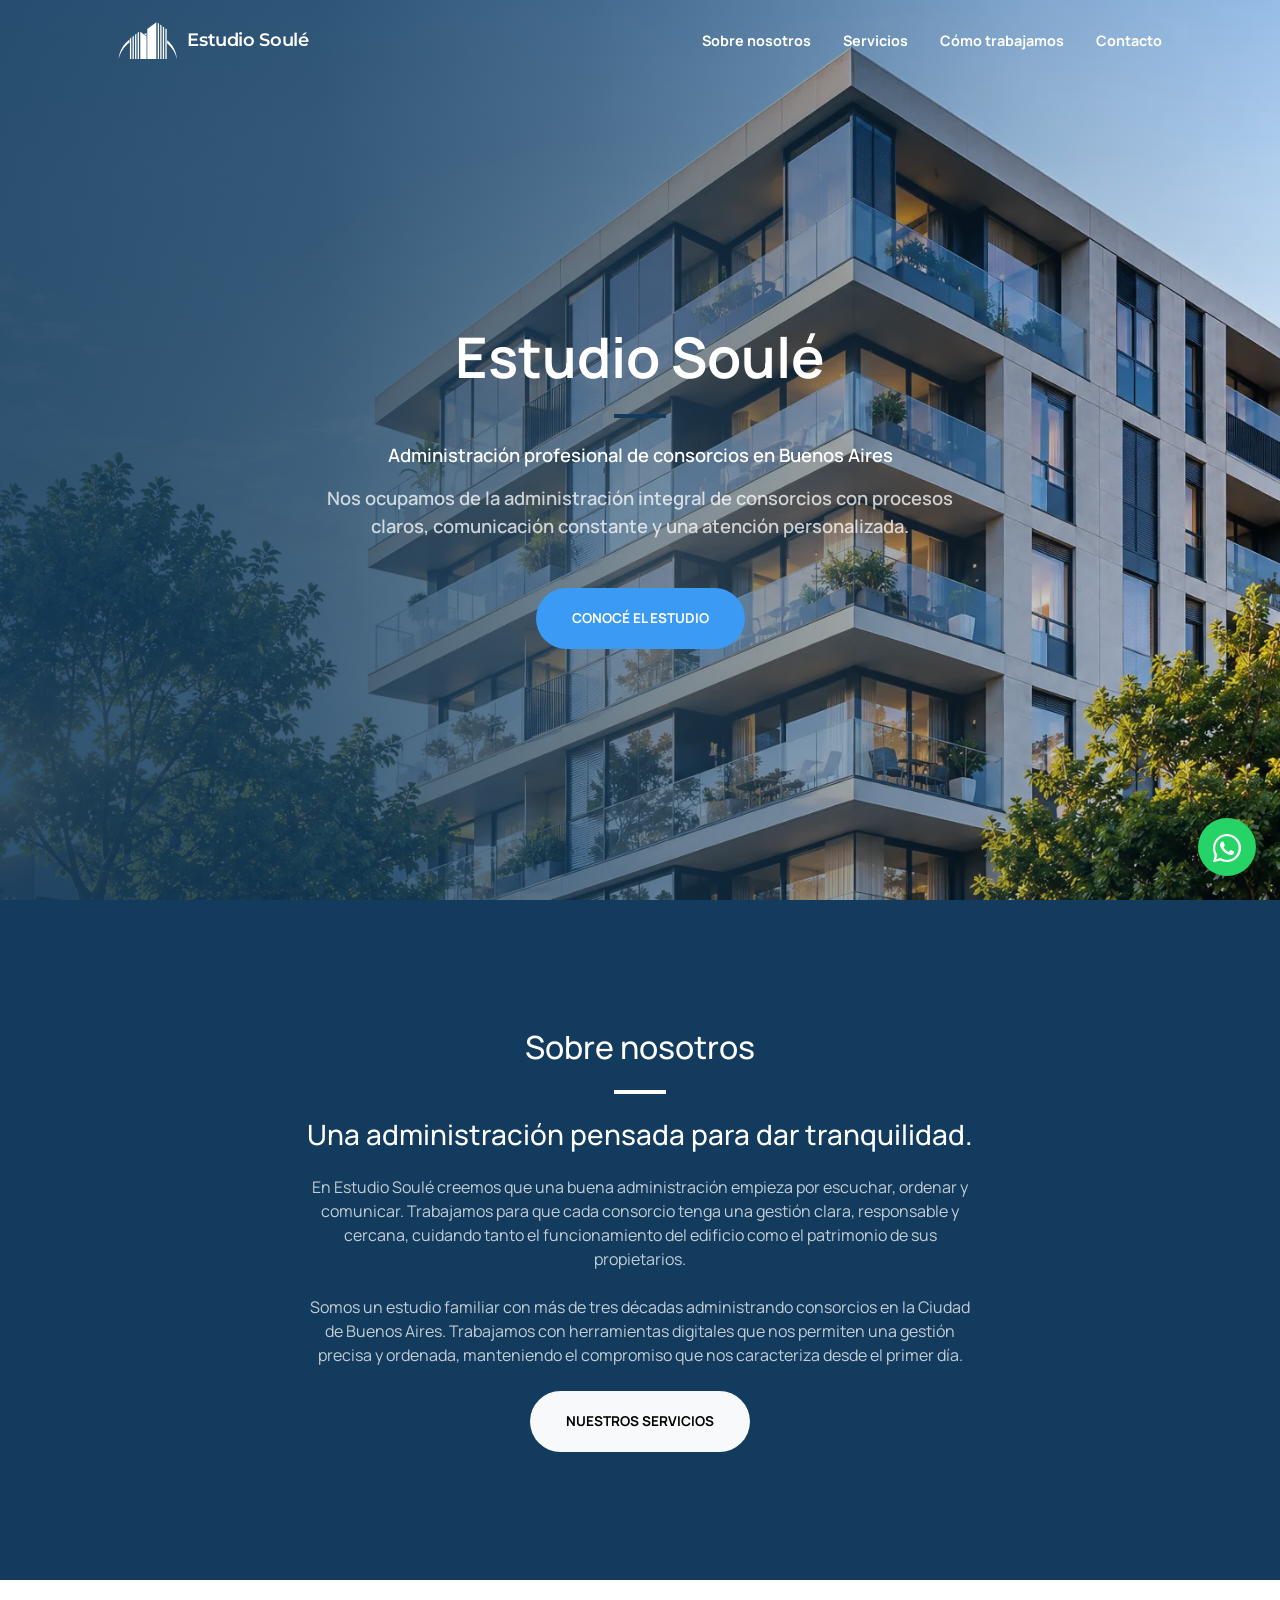
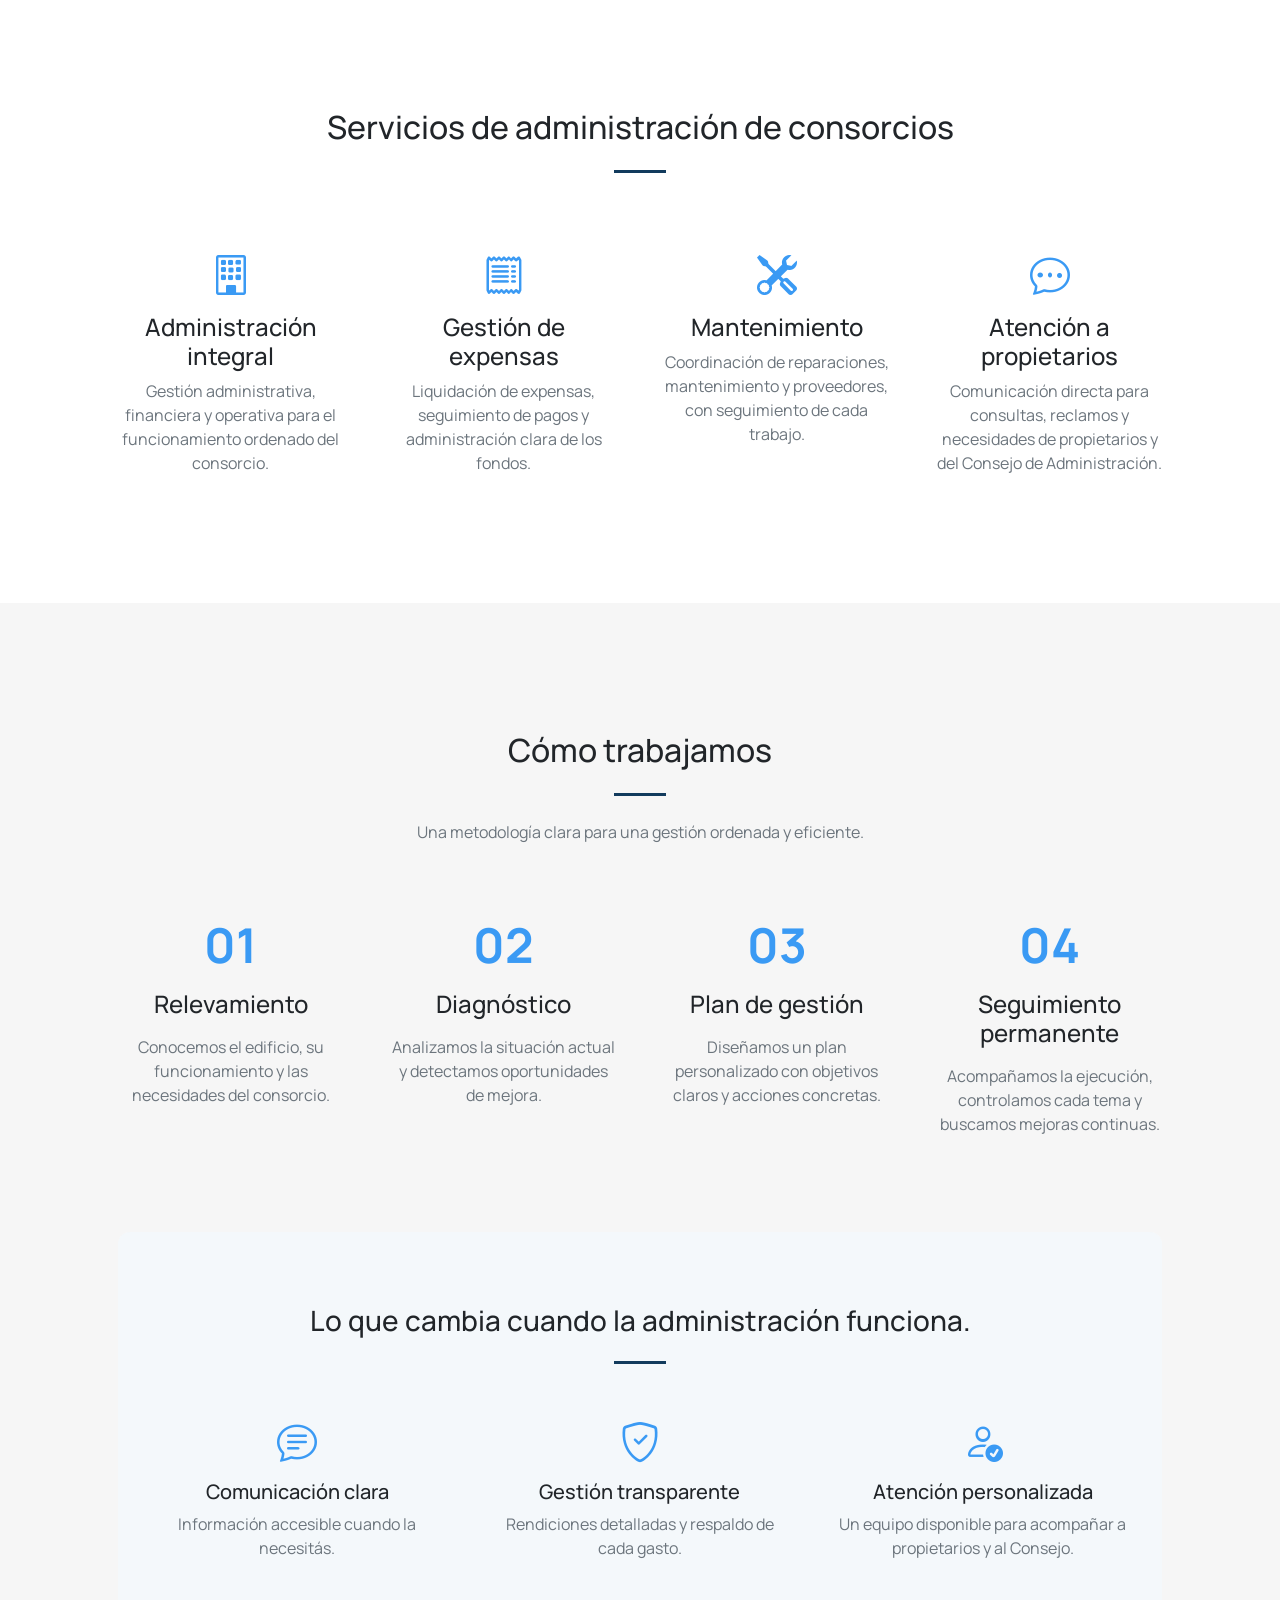
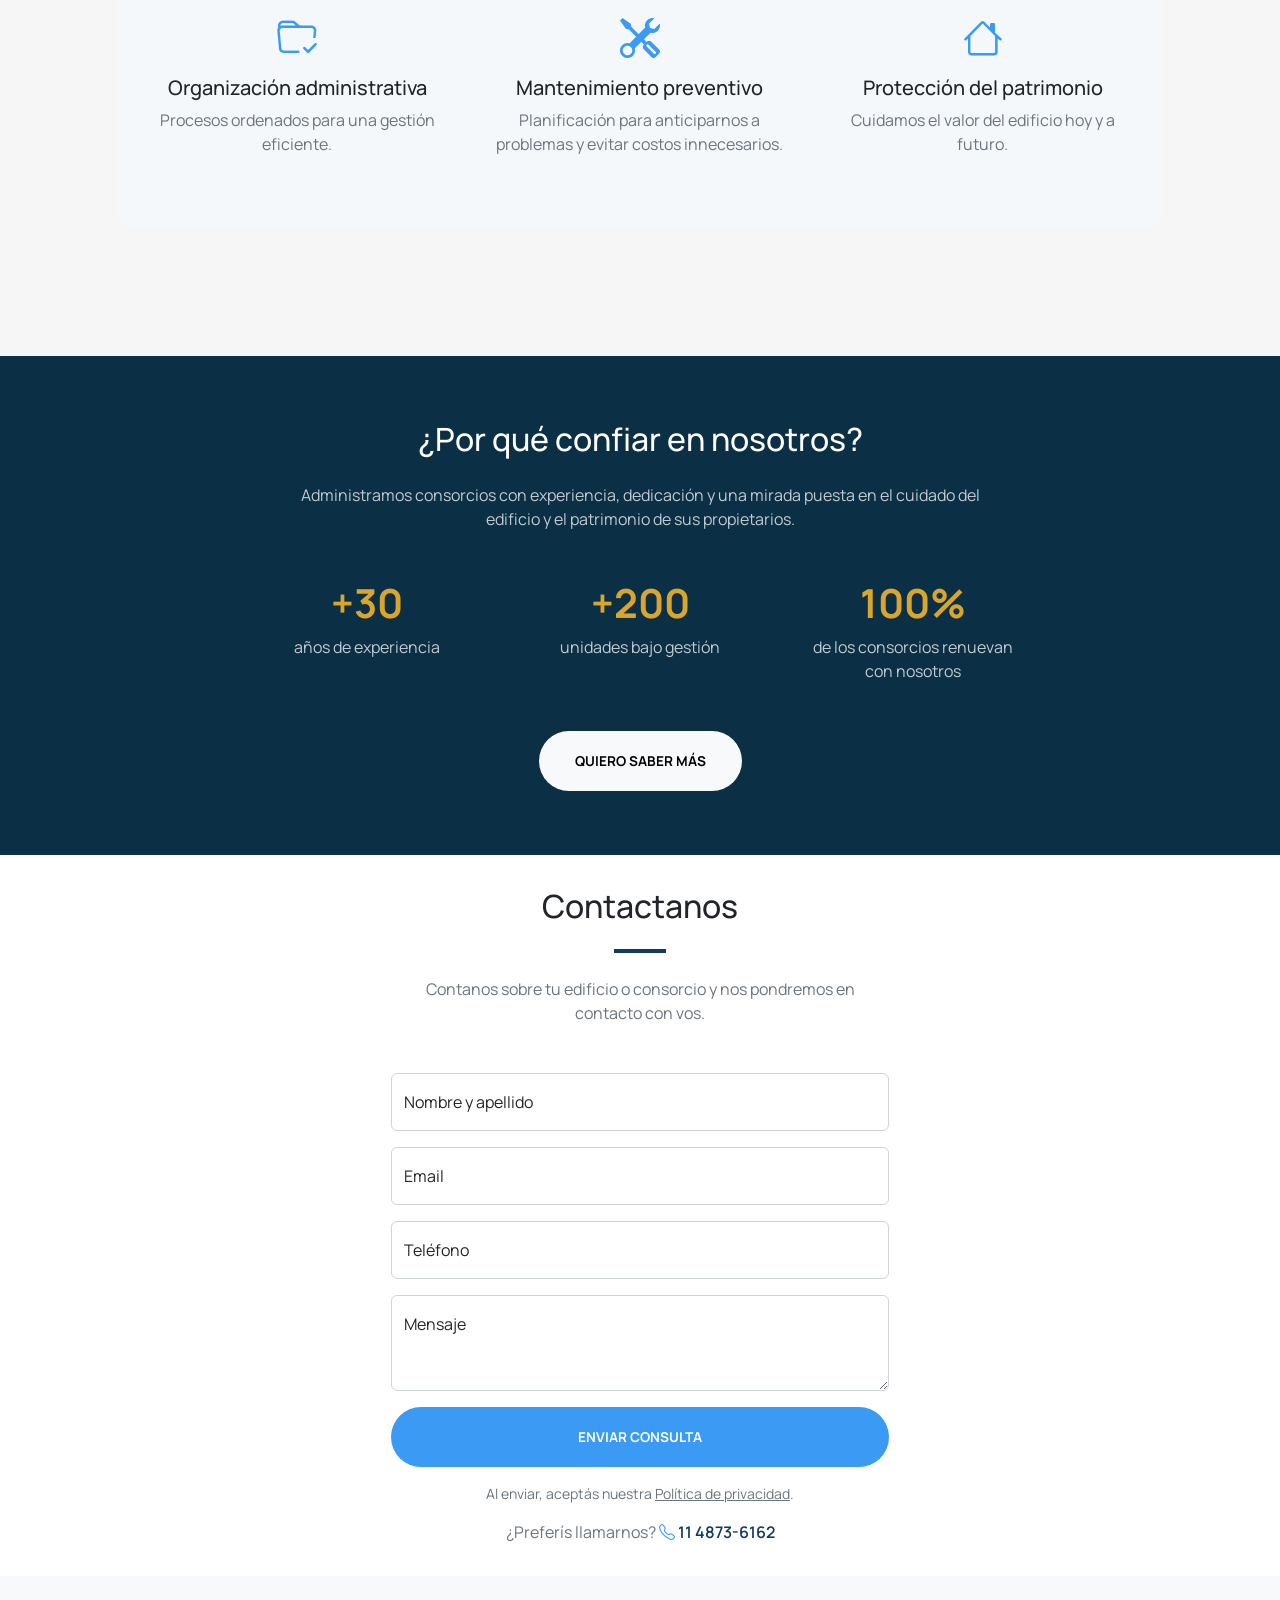
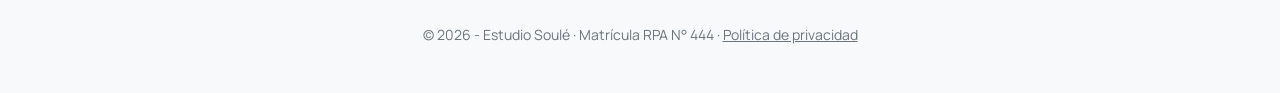
<file: index.html>
<!DOCTYPE html>
<html lang="es-AR">

<head>

    <meta charset="utf-8" />

    <meta name="viewport" content="width=device-width, initial-scale=1" />

    <meta name="description"
        content="Estudio Soulé — Administración profesional de consorcios en Buenos Aires. Gestión integral, expensas, mantenimiento y atención personalizada a propietarios." />

    <meta name="author" content="Estudio Soulé" />

    <meta name="robots" content="index, follow" />

    <meta name="theme-color" content="#123B5D" />


    <!-- Canonical -->
    <link rel="canonical" href="https://www.estudiosoule.com.ar/" />


    <!-- Open Graph -->

    <meta property="og:type" content="website" />

    <meta property="og:title" content="Estudio Soulé | Administración de Consorcios en Buenos Aires" />

    <meta property="og:description"
        content="Administración profesional de consorcios, expensas, mantenimiento y atención personalizada a propietarios." />

    <meta property="og:site_name" content="Estudio Soulé" />

    <meta property="og:url" content="https://www.estudiosoule.com.ar/" />

    <meta property="og:locale" content="es_AR" />

    <meta property="og:image" content="https://www.estudiosoule.com.ar/assets/img/hero_edificio.png" />

    <meta property="og:image:width" content="1536" />

    <meta property="og:image:height" content="1024" />

    <meta name="twitter:card" content="summary_large_image" />


    <!-- Favicon
         REEMPLAZAR POR EL FAVICON DEFINITIVO DE ESTUDIO SOULÉ -->
    <link rel="icon" type="image/svg+xml" href="./assets/favicon_soule.svg">
    <link rel="icon" type="image/png" sizes="32x32" href="./assets/favicon_soule_1.png">


    <!-- Google Fonts -->

    <link href="https://fonts.googleapis.com/css2?family=Manrope:wght@400;500;600;700&family=Montserrat:wght@400;500;600;700&display=swap" rel="stylesheet">


    <!-- Bootstrap Icons -->

    <link href="https://cdn.jsdelivr.net/npm/bootstrap-icons@1.5.0/font/bootstrap-icons.css" rel="stylesheet" />


    <!-- Core theme CSS -->

    <link href="css/styles.css" rel="stylesheet" />


    <title>
        Estudio Soulé | Administración de Consorcios en Buenos Aires
    </title>

    <!-- Schema.org -->

    <script type="application/ld+json">
{
    "@context": "https://schema.org",
    "@type": "ProfessionalService",
    "name": "Estudio Soulé",
    "description": "Administración profesional de consorcios en Buenos Aires. Gestión integral, expensas, mantenimiento y atención personalizada a propietarios.",
    "url": "https://www.estudiosoule.com.ar/",
    "image": "https://www.estudiosoule.com.ar/assets/img/hero_edificio.png",
    "telephone": "+541148736162",
    "email": "leads_estudio@outlook.com",
    "areaServed": {
        "@type": "City",
        "name": "Buenos Aires"
    },
    "serviceType": [
        "Administración de consorcios",
        "Gestión de expensas",
        "Mantenimiento de edificios",
        "Atención a propietarios"
    ]
}
</script>

</head>


<body id="page-top">


    <!-- Navigation -->

    <nav class="navbar navbar-expand-lg navbar-light fixed-top py-3" id="mainNav" aria-label="Navegación principal">

        <div class="container px-4 px-lg-5">


            <a class="navbar-brand" href="#page-top" aria-label="Estudio Soulé - Inicio">

                <img src="assets/logo/isologo-blanco.svg" alt="Estudio Soulé" class="navbar-logo" id="navbarLogo">

                <span class="wisehost-name">
                    <span class="wise">Estudio Soulé</span>
                </span>

            </a>


            <button class="navbar-toggler navbar-toggler-right" type="button" data-bs-toggle="collapse"
                data-bs-target="#navbarResponsive" aria-controls="navbarResponsive" aria-expanded="false"
                aria-label="Abrir menú de navegación">

                <span class="navbar-toggler-icon"></span>

            </button>


            <div class="collapse navbar-collapse" id="navbarResponsive">

                <ul class="navbar-nav ms-auto my-2 my-lg-0">

                    <li class="nav-item">

                        <a class="nav-link navbar-section-link" href="#about">

                            Sobre nosotros

                        </a>

                    </li>


                    <li class="nav-item">

                        <a class="nav-link navbar-section-link" href="#services">

                            Servicios

                        </a>

                    </li>


                    <li class="nav-item">

                        <a class="nav-link navbar-section-link" href="#how-we-work">

                            Cómo trabajamos

                        </a>

                    </li>


                    <li class="nav-item">

                        <a class="nav-link navbar-section-link" href="#contact">

                            Contacto

                        </a>

                    </li>

                </ul>

            </div>

        </div>

    </nav>



    <!-- Hero -->

    <header class="masthead">

        <div class="container px-4 px-lg-5 h-100">

            <div class="row gx-4 gx-lg-5 h-100 align-items-center justify-content-center text-center">


                <div class="col-lg-8 align-self-end">

                    <h1 class="text-white font-weight-bold">

                        Estudio Soulé

                    </h1>

                    <hr class="divider" />

                </div>


                <div class="col-lg-8 align-self-baseline">

                    <p class="text-white mb-3 hero-tagline">

                        Administración profesional de consorcios en Buenos Aires

                    </p>


                    <p class="text-white-75 mb-5">

                        Nos ocupamos de la administración integral de consorcios
                        con procesos claros, comunicación constante y una atención personalizada.

                    </p>


                    <a class="btn btn-primary btn-xl conoce-mas" href="#about">

                        Conocé el estudio

                    </a>

                </div>

            </div>

        </div>

    </header>



    <!-- About -->

    <section class="page-section bg-primary" id="about">

        <div class="container px-4 px-lg-5">

            <div class="row gx-4 gx-lg-5 justify-content-center">

                <div class="col-lg-8 text-center">


                    <h2 class="text-white mt-0">

                        Sobre nosotros

                    </h2>


                    <hr class="divider divider-light" />


                    <h3 class="text-white mb-4">

                        Una administración pensada para dar tranquilidad.

                    </h3>


                    <p class="text-white-75 mb-4">

                        En Estudio Soulé creemos que una buena administración
                        empieza por escuchar, ordenar y comunicar.
                        Trabajamos para que cada consorcio tenga una gestión
                        clara, responsable y cercana, cuidando tanto el funcionamiento
                        del edificio como el patrimonio de sus propietarios.

                    </p>

                    <p class="text-white-75 mb-4">

                        Somos un estudio familiar con más de tres décadas administrando
                        consorcios en la Ciudad de Buenos Aires. Trabajamos con herramientas
                        digitales que nos permiten una gestión precisa y ordenada,
                        manteniendo el compromiso que nos caracteriza desde el primer día.

                    </p>


                    <a class="btn btn-light btn-xl" href="#services">

                        Nuestros servicios

                    </a>

                </div>

            </div>

        </div>

    </section>



    <!-- Services -->

    <section class="page-section" id="services">

        <div class="container px-4 px-lg-5">


            <h2 class="text-center mt-0">

                Servicios de administración de consorcios

            </h2>


            <hr class="divider" />


            <div class="row gx-4 gx-lg-5">


                <!-- Administración -->

                <div class="col-lg-3 col-md-6 text-center">

                    <div class="mt-5">

                        <div class="mb-2">

                            <i class="bi-building fs-1 text-primary" aria-hidden="true">
                            </i>

                        </div>


                        <h3 class="h4 mb-2">

                            Administración integral

                        </h3>


                        <p class="text-muted mb-0">

                            Gestión administrativa, financiera y operativa
                            para el funcionamiento ordenado del consorcio.

                        </p>

                    </div>

                </div>



                <!-- Expensas -->

                <div class="col-lg-3 col-md-6 text-center">

                    <div class="mt-5">

                        <div class="mb-2">

                            <i class="bi-receipt fs-1 text-primary" aria-hidden="true">
                            </i>

                        </div>


                        <h3 class="h4 mb-2">

                            Gestión de expensas

                        </h3>


                        <p class="text-muted mb-0">

                            Liquidación de expensas, seguimiento de pagos
                            y administración clara de los fondos.

                        </p>

                    </div>

                </div>



                <!-- Mantenimiento -->

                <div class="col-lg-3 col-md-6 text-center">

                    <div class="mt-5">

                        <div class="mb-2">

                            <i class="bi-tools fs-1 text-primary" aria-hidden="true">
                            </i>

                        </div>


                        <h3 class="h4 mb-2">

                            Mantenimiento

                        </h3>


                        <p class="text-muted mb-0">

                            Coordinación de reparaciones, mantenimiento
                            y proveedores, con seguimiento de cada trabajo.

                        </p>

                    </div>

                </div>



                <!-- Atención -->

                <div class="col-lg-3 col-md-6 text-center">

                    <div class="mt-5">

                        <div class="mb-2">

                            <i class="bi-chat-dots fs-1 text-primary" aria-hidden="true">
                            </i>

                        </div>


                        <h3 class="h4 mb-2">

                            Atención a propietarios

                        </h3>


                        <p class="text-muted mb-0">

                            Comunicación directa para consultas, reclamos
                            y necesidades de propietarios y del Consejo de Administración.

                        </p>

                    </div>

                </div>

            </div>

        </div>

    </section>



    <!-- How we work -->

    <section class="page-section how-we-work-section" id="how-we-work">

        <div class="container px-4 px-lg-5">


            <div class="row gx-4 gx-lg-5 justify-content-center">

                <div class="col-lg-8 text-center">


                    <h2 class="mt-0">

                        Cómo trabajamos

                    </h2>


                    <hr class="divider" />


                    <p class="text-muted mb-5">

                        Una metodología clara para una gestión ordenada y eficiente.

                    </p>

                </div>

            </div>



            <!-- Proceso -->

            <div class="row gx-4 gx-lg-5">


                <div class="col-lg-3 col-md-6 text-center">

                    <div class="mt-4 mb-5">

                        <div class="display-5 fw-bold text-primary mb-3">

                            01

                        </div>


                        <h3 class="h4 mb-3">

                            Relevamiento

                        </h3>


                        <p class="text-muted mb-0">

                            Conocemos el edificio, su funcionamiento
                            y las necesidades del consorcio.

                        </p>

                    </div>

                </div>



                <div class="col-lg-3 col-md-6 text-center">

                    <div class="mt-4 mb-5">

                        <div class="display-5 fw-bold text-primary mb-3">

                            02

                        </div>


                        <h3 class="h4 mb-3">

                            Diagnóstico

                        </h3>


                        <p class="text-muted mb-0">

                            Analizamos la situación actual y detectamos
                            oportunidades de mejora.

                        </p>

                    </div>

                </div>



                <div class="col-lg-3 col-md-6 text-center">

                    <div class="mt-4 mb-5">

                        <div class="display-5 fw-bold text-primary mb-3">

                            03

                        </div>


                        <h3 class="h4 mb-3">

                            Plan de gestión

                        </h3>


                        <p class="text-muted mb-0">

                            Diseñamos un plan personalizado con objetivos
                            claros y acciones concretas.

                        </p>

                    </div>

                </div>



                <div class="col-lg-3 col-md-6 text-center">

                    <div class="mt-4 mb-5">

                        <div class="display-5 fw-bold text-primary mb-3">

                            04

                        </div>


                        <h3 class="h4 mb-3">

                            Seguimiento permanente

                        </h3>


                        <p class="text-muted mb-0">

                            Acompañamos la ejecución, controlamos cada tema
                            y buscamos mejoras continuas.

                        </p>

                    </div>

                </div>

            </div>



            <!-- Beneficios -->

            <div class="benefits-section">

                <div class="row gx-4 gx-lg-5 justify-content-center mt-4">

                    <div class="col-lg-10 text-center">


                        <h3 class="mb-3">

                            Lo que cambia cuando la administración funciona.

                        </h3>


                        <hr class="divider" />

                    </div>

                </div>



                <div class="row gx-4 gx-lg-5">


                    <div class="col-lg-4 col-md-6 text-center">

                        <div class="mt-4 mb-4">

                            <div class="mb-2">

                                <i class="bi-chat-text fs-1 text-primary" aria-hidden="true">
                                </i>

                            </div>


                            <h4 class="h5 mb-2">

                                Comunicación clara

                            </h4>


                            <p class="text-muted mb-0">

                                Información accesible cuando la necesitás.

                            </p>

                        </div>

                    </div>



                    <div class="col-lg-4 col-md-6 text-center">

                        <div class="mt-4 mb-4">

                            <div class="mb-2">

                                <i class="bi-shield-check fs-1 text-primary" aria-hidden="true">
                                </i>

                            </div>


                            <h4 class="h5 mb-2">

                                Gestión transparente

                            </h4>


                            <p class="text-muted mb-0">

                                Rendiciones detalladas y respaldo de cada gasto.

                            </p>

                        </div>

                    </div>



                    <div class="col-lg-4 col-md-6 text-center">

                        <div class="mt-4 mb-4">

                            <div class="mb-2">

                                <i class="bi-person-check fs-1 text-primary" aria-hidden="true">
                                </i>

                            </div>


                            <h4 class="h5 mb-2">

                                Atención personalizada

                            </h4>


                            <p class="text-muted mb-0">

                                Un equipo disponible para acompañar
                                a propietarios y al Consejo.

                            </p>

                        </div>

                    </div>



                    <div class="col-lg-4 col-md-6 text-center">

                        <div class="mt-4 mb-4">

                            <div class="mb-2">

                                <i class="bi-folder-check fs-1 text-primary" aria-hidden="true">
                                </i>

                            </div>


                            <h4 class="h5 mb-2">

                                Organización administrativa

                            </h4>


                            <p class="text-muted mb-0">

                                Procesos ordenados para una gestión eficiente.

                            </p>

                        </div>

                    </div>



                    <div class="col-lg-4 col-md-6 text-center">

                        <div class="mt-4 mb-4">

                            <div class="mb-2">

                                <i class="bi-tools fs-1 text-primary" aria-hidden="true">
                                </i>

                            </div>


                            <h4 class="h5 mb-2">

                                Mantenimiento preventivo

                            </h4>


                            <p class="text-muted mb-0">

                                Planificación para anticiparnos a problemas
                                y evitar costos innecesarios.

                            </p>

                        </div>

                    </div>



                    <div class="col-lg-4 col-md-6 text-center">

                        <div class="mt-4 mb-4">

                            <div class="mb-2">

                                <i class="bi-house fs-1 text-primary" aria-hidden="true">
                                </i>

                            </div>


                            <h4 class="h5 mb-2">

                                Protección del patrimonio

                            </h4>


                            <p class="text-muted mb-0">

                                Cuidamos el valor del edificio hoy y a futuro.

                            </p>

                        </div>

                    </div>

                </div>

            </div>
        </div>

    </section>



    <!-- Trust / Call to action -->

    <section class="page-section cta-section bg-wisehost text-white" id="trust">

        <div class="container px-4 px-lg-5">


            <div class="row gx-4 gx-lg-5 justify-content-center text-center">

                <div class="col-lg-8">


                    <h2 class="mb-4">

                        ¿Por qué confiar en nosotros?

                    </h2>


                    <p class="text-white-75 mb-5">

                        Administramos consorcios con experiencia, dedicación
                        y una mirada puesta en el cuidado del edificio
                        y el patrimonio de sus propietarios.

                    </p>

                </div>

            </div>



            <div class="row gx-4 gx-lg-5 justify-content-center text-center mostaza">


                <div class="col-lg-3 col-md-6 mb-4 mb-lg-0">

                    <h3 class="display-6 fw-bold mb-2">

                        +30

                    </h3>


                    <p class="text-white-75 mb-0">

                        años de experiencia

                    </p>

                </div>



                <div class="col-lg-3 col-md-6 mb-4 mb-lg-0">

                    <h3 class="display-6 fw-bold mb-2">

                        +200

                    </h3>


                    <p class="text-white-75 mb-0">

                        unidades bajo gestión

                    </p>

                </div>



                <div class="col-lg-3 col-md-6 mb-4 mb-lg-0">

                    <h3 class="display-6 fw-bold mb-2">

                        100%

                    </h3>


                    <p class="text-white-75 mb-0">

                        de los consorcios renuevan con nosotros

                    </p>

                </div>

            </div>



            <div class="row justify-content-center text-center mt-5">

                <div class="col-auto">


                    <a class="btn btn-light btn-xl" href="#contact">

                        Quiero saber más

                    </a>

                </div>

            </div>

        </div>

    </section>



    <!-- Contact -->

    <section class="page-section" id="contact">

        <div class="container px-4 px-lg-5">


            <div class="row gx-4 gx-lg-5 justify-content-center">

                <div class="col-lg-8 col-xl-6 text-center">


                    <h2 class="mt-0">

                        Contactanos

                    </h2>


                    <hr class="divider" />


                    <p class="text-muted mb-5">

                        Contanos sobre tu edificio o consorcio y nos pondremos
                        en contacto con vos.

                    </p>

                </div>

            </div>



            <div class="row gx-4 gx-lg-5 justify-content-center mb-3">

                <div class="col-lg-6">


                    <!-- Contact Form -->
                    <form id="contactForm" novalidate>

                        <input type="hidden" name="_subject" value="Nueva consulta - Estudio Soulé (Website)">

                        <input type="hidden" name="origen" value="Website ES">

                        <!-- Antispam: los bots completan este campo, las personas no lo ven -->
                        <input type="text" name="_gotcha" class="d-none" tabindex="-1" autocomplete="off">

                        <!-- Name input-->
                        <div class="form-floating mb-3">

                            <input class="form-control" id="name" name="name" type="text" placeholder="Nombre y apellido"
                                required />

                            <label for="name">
                                Nombre y apellido
                            </label>

                            <div class="invalid-feedback">
                                El nombre es obligatorio.
                            </div>

                        </div>


                        <!-- Email address input-->
                        <div class="form-floating mb-3">

                            <input class="form-control" id="email" name="email" type="email" placeholder="nombre@email.com"
                                required />

                            <label for="email">
                                Email
                            </label>

                            <div class="invalid-feedback">
                                Email no válido.
                            </div>

                        </div>


                        <!-- Phone number input-->
                        <div class="form-floating mb-3">

                            <input class="form-control" id="phone" name="phone" type="tel" placeholder="Teléfono" inputmode="tel"
                                autocomplete="tel" required />

                            <label for="phone">
                                Teléfono
                            </label>

                            <div class="invalid-feedback">
                                Ingresá tu teléfono con código de área (ej: 11 2345-6789).
                            </div>

                        </div>


                        <!-- Message input-->
                        <div class="form-floating mb-3">

                            <textarea class="form-control" id="message" name="message" placeholder="Contanos sobre tu edificio o consorcio"
                                style="height: 6rem" required></textarea>

                            <label for="message">
                                Mensaje
                            </label>

                            <div class="invalid-feedback">
                                El mensaje es obligatorio.
                            </div>

                        </div>


                        <!-- Submit Button-->
                        <div class="d-grid">

                            <button class="btn btn-primary btn-xl" id="submitButton" type="submit">
                                Enviar consulta
                            </button>

                        </div>

                        <p class="small text-muted text-center mt-3 mb-0 form-privacy-notice">
                            Al enviar, aceptás nuestra
                            <a href="politica-de-privacidad.html">Política de privacidad</a>.
                        </p>

                    </form>


                    <!-- Success message -->
                    <div class="d-none" id="submitSuccessMessage">

                        <div class="text-center">

                            <div class="mb-3">

                                <i class="bi-check-circle-fill text-primary" style="font-size: 3rem;"></i>

                            </div>

                            <h3 class="h4 mb-3">
                                ¡Gracias por contactarnos!
                            </h3>

                            <p class="text-muted mb-0">
                                Recibimos tu consulta.<br>
                                Nos pondremos en contacto con vos a la brevedad.
                            </p>

                        </div>

                    </div>


                    <!-- Error message -->
                    <div class="d-none" id="submitErrorMessage">

                        <div class="text-center text-danger mb-3">
                            No pudimos enviar tu consulta. Probá de nuevo o escribinos por
                            <a class="text-danger fw-semibold" href="https://wa.me/5491153342686" target="_blank" rel="noopener">WhatsApp</a>.
                        </div>

                    </div>

                </div>

            </div>


            <div class="row gx-4 gx-lg-5 justify-content-center">

                <div class="col-lg-6 text-center">

                    <p class="text-muted mb-0">
                        ¿Preferís llamarnos?
                        <a class="contact-phone-link" href="tel:+541148736162">
                            <i class="bi-telephone" aria-hidden="true"></i>
                            11 4873-6162
                        </a>
                    </p>

                </div>

            </div>

        </div>

    </section>



    <!-- Footer -->

    <footer class="bg-light py-5">

        <div class="container px-4 px-lg-5">

            <div class="small text-center text-muted">

                &copy; 2026 - Estudio Soulé
                &middot;
                Matrícula RPA N° 444
                &middot;
                <a class="text-muted" href="politica-de-privacidad.html">Política de privacidad</a>

            </div>

        </div>

    </footer>



    <!-- Bootstrap core JS -->

    <script src="https://cdn.jsdelivr.net/npm/bootstrap@5.2.3/dist/js/bootstrap.bundle.min.js">
    </script>


    <!-- Core theme JS -->

    <script src="js/scripts.js"></script>


    <!-- WhatsApp floating button -->

    <a
        href="https://wa.me/5491153342686"
        class="whatsapp-float"
        target="_blank"
        rel="noopener noreferrer"
        aria-label="Contactar por WhatsApp"
    >
        <i class="bi-whatsapp" aria-hidden="true"></i>
    </a>


</body>

</html>
</file>
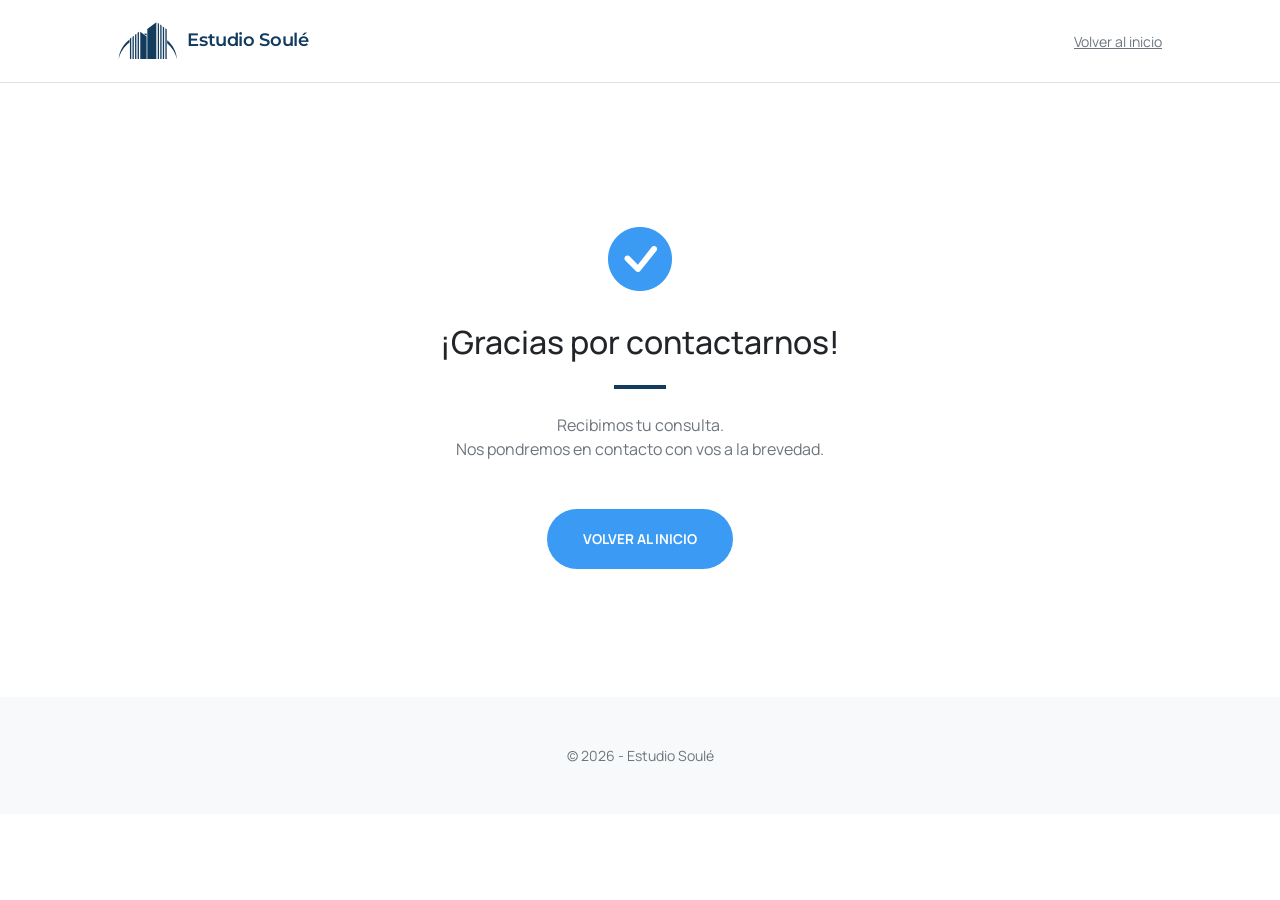
<file: gracias.html>
<!DOCTYPE html>
<html lang="es-AR">

<head>

    <meta charset="utf-8" />

    <meta name="viewport" content="width=device-width, initial-scale=1" />

    <meta name="description" content="Gracias por contactar a Estudio Soulé." />

    <meta name="author" content="Estudio Soulé" />

    <meta name="robots" content="noindex" />

    <meta name="theme-color" content="#123B5D" />


    <!-- Favicon -->
    <link rel="icon" type="image/svg+xml" href="./assets/favicon_soule.svg">
    <link rel="icon" type="image/png" sizes="32x32" href="./assets/favicon_soule_1.png">


    <!-- Google Fonts -->

    <link href="https://fonts.googleapis.com/css2?family=Manrope:wght@400;500;600;700&family=Montserrat:wght@400;500;600;700&display=swap" rel="stylesheet">


    <!-- Bootstrap Icons -->

    <link href="https://cdn.jsdelivr.net/npm/bootstrap-icons@1.5.0/font/bootstrap-icons.css" rel="stylesheet" />


    <!-- Core theme CSS -->

    <link href="css/styles.css" rel="stylesheet" />


    <title>
        Gracias | Estudio Soulé
    </title>

</head>


<body>


    <!-- Navigation -->

    <nav class="navbar navbar-light bg-white border-bottom py-3">

        <div class="container px-4 px-lg-5">

            <a class="navbar-brand" href="index.html" aria-label="Estudio Soulé - Inicio">

                <img src="assets/logo/isologo-color.svg" alt="Estudio Soulé" class="navbar-logo">

                <span class="wisehost-name">
                    <span class="wise">Estudio Soulé</span>
                </span>

            </a>

            <a class="small text-muted" href="index.html">
                Volver al inicio
            </a>

        </div>

    </nav>


    <!-- Gracias -->

    <section class="page-section">

        <div class="container px-4 px-lg-5">

            <div class="row gx-4 gx-lg-5 justify-content-center">

                <div class="col-lg-8 text-center">

                    <div class="mb-3">

                        <i class="bi-check-circle-fill text-primary" style="font-size: 4rem;"></i>

                    </div>

                    <h1 class="h2 mt-0">
                        ¡Gracias por contactarnos!
                    </h1>

                    <hr class="divider" />

                    <p class="text-muted mb-5">
                        Recibimos tu consulta.<br>
                        Nos pondremos en contacto con vos a la brevedad.
                    </p>

                    <a class="btn btn-primary btn-xl conoce-mas" href="index.html">
                        Volver al inicio
                    </a>

                </div>

            </div>

        </div>

    </section>


    <!-- Footer -->

    <footer class="bg-light py-5">

        <div class="container px-4 px-lg-5">

            <div class="small text-center text-muted">

                &copy; 2026 - Estudio Soulé

            </div>

        </div>

    </footer>


</body>

</html>
</file>
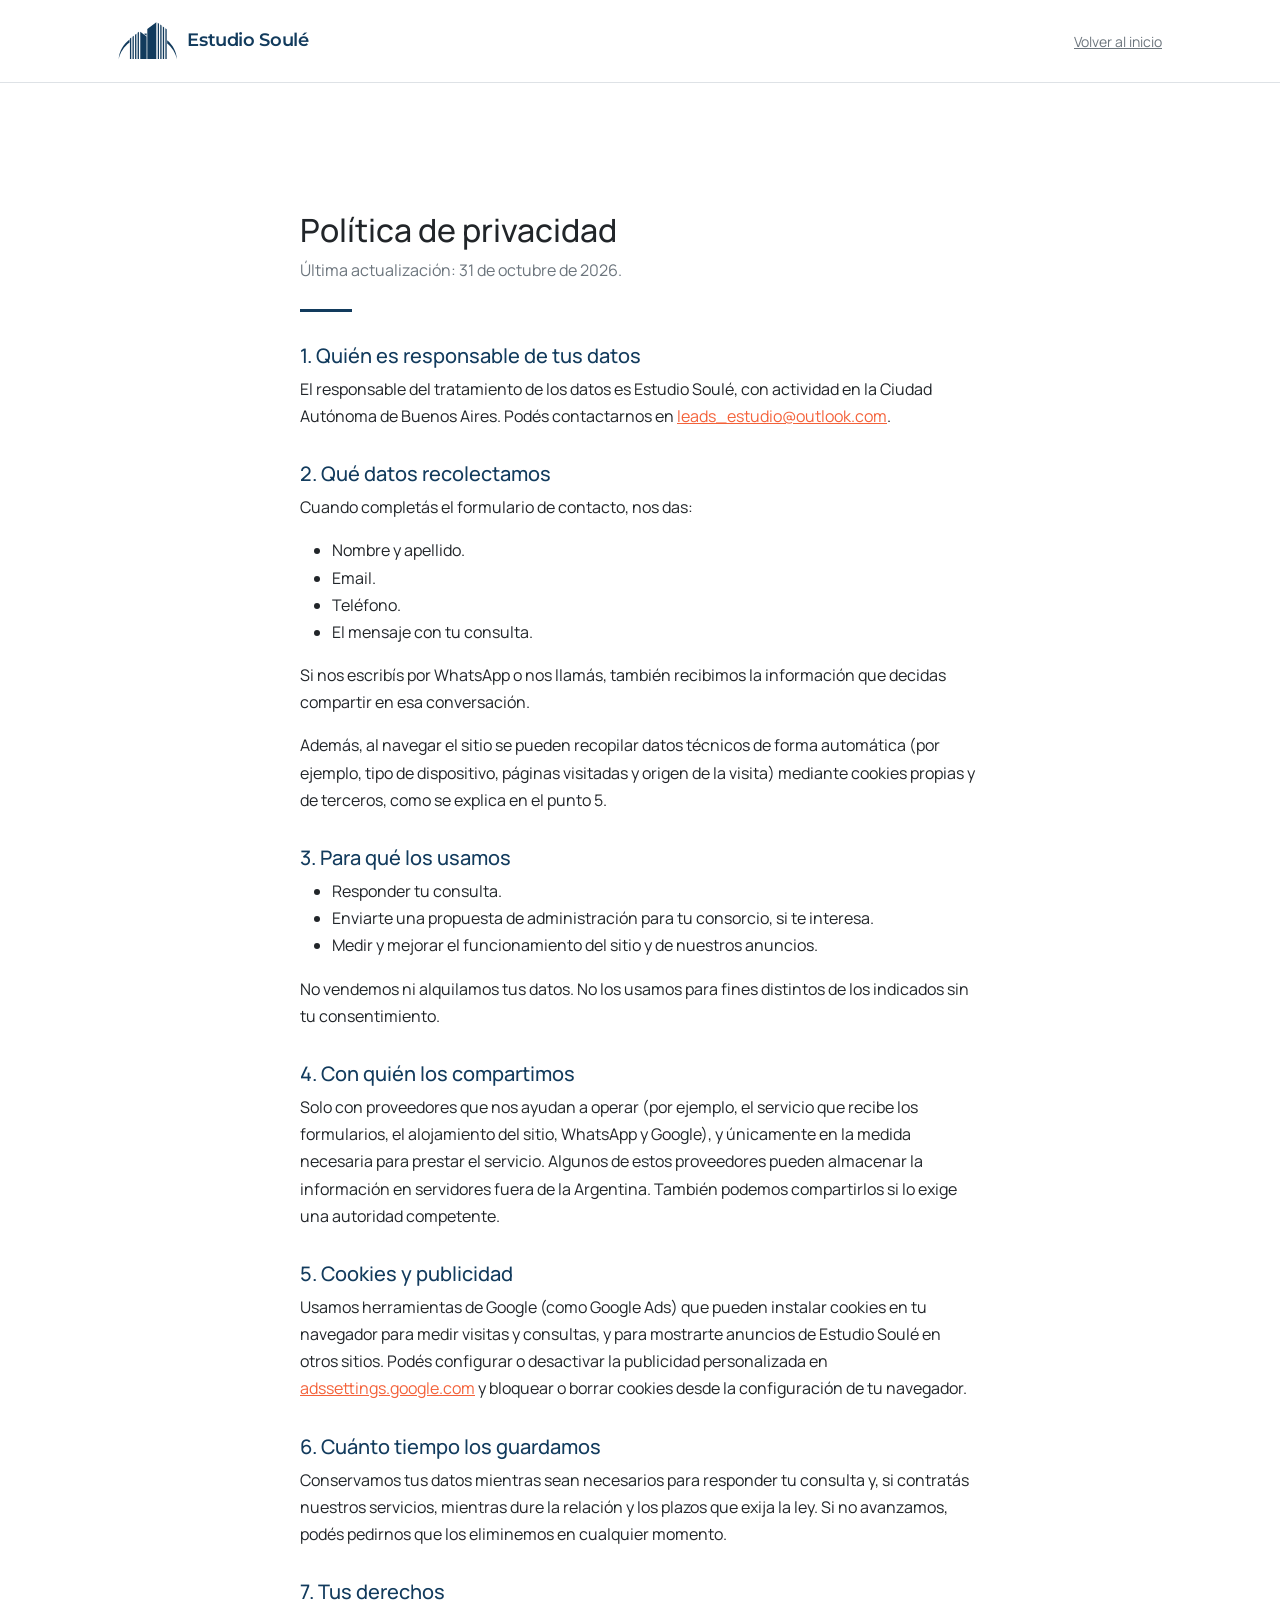
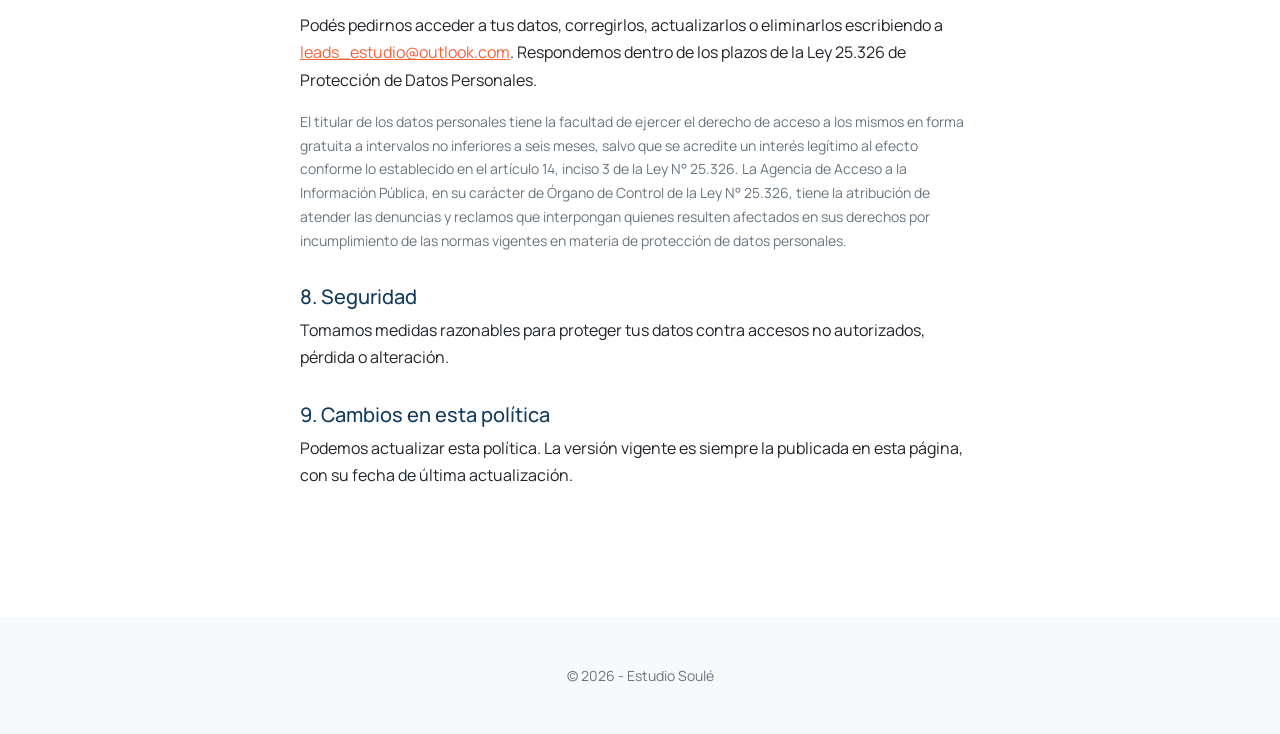
<file: politica-de-privacidad.html>
<!DOCTYPE html>
<html lang="es-AR">

<head>

    <meta charset="utf-8" />

    <meta name="viewport" content="width=device-width, initial-scale=1" />

    <meta name="description" content="Política de privacidad de Estudio Soulé." />

    <meta name="author" content="Estudio Soulé" />

    <meta name="theme-color" content="#123B5D" />

    <link rel="canonical" href="https://www.estudiosoule.com.ar/politica-de-privacidad.html" />


    <!-- Favicon -->
    <link rel="icon" type="image/svg+xml" href="/assets/favicon_soule.svg">
    <link rel="icon" type="image/png" sizes="32x32" href="/assets/favicon_soule_1.png">


    <!-- Google Fonts -->

    <link href="https://fonts.googleapis.com/css2?family=Manrope:wght@400;500;600;700&family=Montserrat:wght@400;500;600;700&display=swap" rel="stylesheet">


    <!-- Core theme CSS -->

    <link href="/css/styles.css" rel="stylesheet" />


    <title>
        Política de privacidad | Estudio Soulé
    </title>

</head>


<body>


    <!-- Navigation -->

    <nav class="navbar navbar-light bg-white border-bottom py-3">

        <div class="container px-4 px-lg-5">

            <a class="navbar-brand" href="/" aria-label="Estudio Soulé - Inicio">

                <img src="/assets/logo/isologo-color.svg" alt="Estudio Soulé" class="navbar-logo">

                <span class="wisehost-name">
                    <span class="wise">Estudio Soulé</span>
                </span>

            </a>

            <a class="small text-muted" href="/">
                Volver al inicio
            </a>

        </div>

    </nav>


    <!-- Privacy policy -->

    <section class="page-section privacy-section">

        <div class="container px-4 px-lg-5">

            <div class="row gx-4 gx-lg-5 justify-content-center">

                <div class="col-lg-8">

                    <h1 class="h2 mt-0">
                        Política de privacidad
                    </h1>

                    <p class="text-muted">
                        Última actualización: 31 de octubre de 2026.
                    </p>

                    <hr class="divider ms-0" />


                    <h2 class="h5">1. Quién es responsable de tus datos</h2>

                    <p>
                        El responsable del tratamiento de los datos es Estudio Soulé, con actividad en la
                        Ciudad Autónoma de Buenos Aires. Podés contactarnos en
                        <a href="mailto:leads_estudio@outlook.com">leads_estudio@outlook.com</a>.
                    </p>


                    <h2 class="h5">2. Qué datos recolectamos</h2>

                    <p>Cuando completás el formulario de contacto, nos das:</p>

                    <ul>
                        <li>Nombre y apellido.</li>
                        <li>Email.</li>
                        <li>Teléfono.</li>
                        <li>El mensaje con tu consulta.</li>
                    </ul>

                    <p>
                        Si nos escribís por WhatsApp o nos llamás, también recibimos la información que
                        decidas compartir en esa conversación.
                    </p>

                    <p>
                        Además, al navegar el sitio se pueden recopilar datos técnicos de forma automática
                        (por ejemplo, tipo de dispositivo, páginas visitadas y origen de la visita)
                        mediante cookies propias y de terceros, como se explica en el punto 5.
                    </p>


                    <h2 class="h5">3. Para qué los usamos</h2>

                    <ul>
                        <li>Responder tu consulta.</li>
                        <li>Enviarte una propuesta de administración para tu consorcio, si te interesa.</li>
                        <li>Medir y mejorar el funcionamiento del sitio y de nuestros anuncios.</li>
                    </ul>

                    <p>
                        No vendemos ni alquilamos tus datos. No los usamos para fines distintos
                        de los indicados sin tu consentimiento.
                    </p>


                    <h2 class="h5">4. Con quién los compartimos</h2>

                    <p>
                        Solo con proveedores que nos ayudan a operar (por ejemplo, el servicio que recibe
                        los formularios, el alojamiento del sitio, WhatsApp y Google), y únicamente en la
                        medida necesaria para prestar el servicio. Algunos de estos proveedores pueden
                        almacenar la información en servidores fuera de la Argentina. También podemos
                        compartirlos si lo exige una autoridad competente.
                    </p>


                    <h2 class="h5">5. Cookies y publicidad</h2>

                    <p>
                        Usamos herramientas de Google (como Google Ads) que pueden instalar cookies en tu
                        navegador para medir visitas y consultas, y para mostrarte anuncios de Estudio Soulé
                        en otros sitios. Podés configurar o desactivar la publicidad personalizada en
                        <a href="https://adssettings.google.com" target="_blank" rel="noopener">adssettings.google.com</a>
                        y bloquear o borrar cookies desde la configuración de tu navegador.
                    </p>


                    <h2 class="h5">6. Cuánto tiempo los guardamos</h2>

                    <p>
                        Conservamos tus datos mientras sean necesarios para responder tu consulta y,
                        si contratás nuestros servicios, mientras dure la relación y los plazos que
                        exija la ley. Si no avanzamos, podés pedirnos que los eliminemos en cualquier momento.
                    </p>


                    <h2 class="h5">7. Tus derechos</h2>

                    <p>
                        Podés pedirnos acceder a tus datos, corregirlos, actualizarlos o eliminarlos
                        escribiendo a <a href="mailto:leads_estudio@outlook.com">leads_estudio@outlook.com</a>.
                        Respondemos dentro de los
                        plazos de la Ley 25.326 de Protección de Datos Personales.
                    </p>

                    <p class="small text-muted">
                        El titular de los datos personales tiene la facultad de ejercer el derecho de acceso
                        a los mismos en forma gratuita a intervalos no inferiores a seis meses, salvo que se
                        acredite un interés legítimo al efecto conforme lo establecido en el artículo 14,
                        inciso 3 de la Ley N° 25.326. La Agencia de Acceso a la Información Pública, en su
                        carácter de Órgano de Control de la Ley N° 25.326, tiene la atribución de atender las
                        denuncias y reclamos que interpongan quienes resulten afectados en sus derechos por
                        incumplimiento de las normas vigentes en materia de protección de datos personales.
                    </p>


                    <h2 class="h5">8. Seguridad</h2>

                    <p>
                        Tomamos medidas razonables para proteger tus datos contra accesos no autorizados,
                        pérdida o alteración.
                    </p>


                    <h2 class="h5">9. Cambios en esta política</h2>

                    <p class="mb-0">
                        Podemos actualizar esta política. La versión vigente es siempre la publicada en
                        esta página, con su fecha de última actualización.
                    </p>

                </div>

            </div>

        </div>

    </section>


    <!-- Footer -->

    <footer class="bg-light py-5">

        <div class="container px-4 px-lg-5">

            <div class="small text-center text-muted">

                &copy; 2026 - Estudio Soulé

            </div>

        </div>

    </footer>


</body>

</html>
</file>
